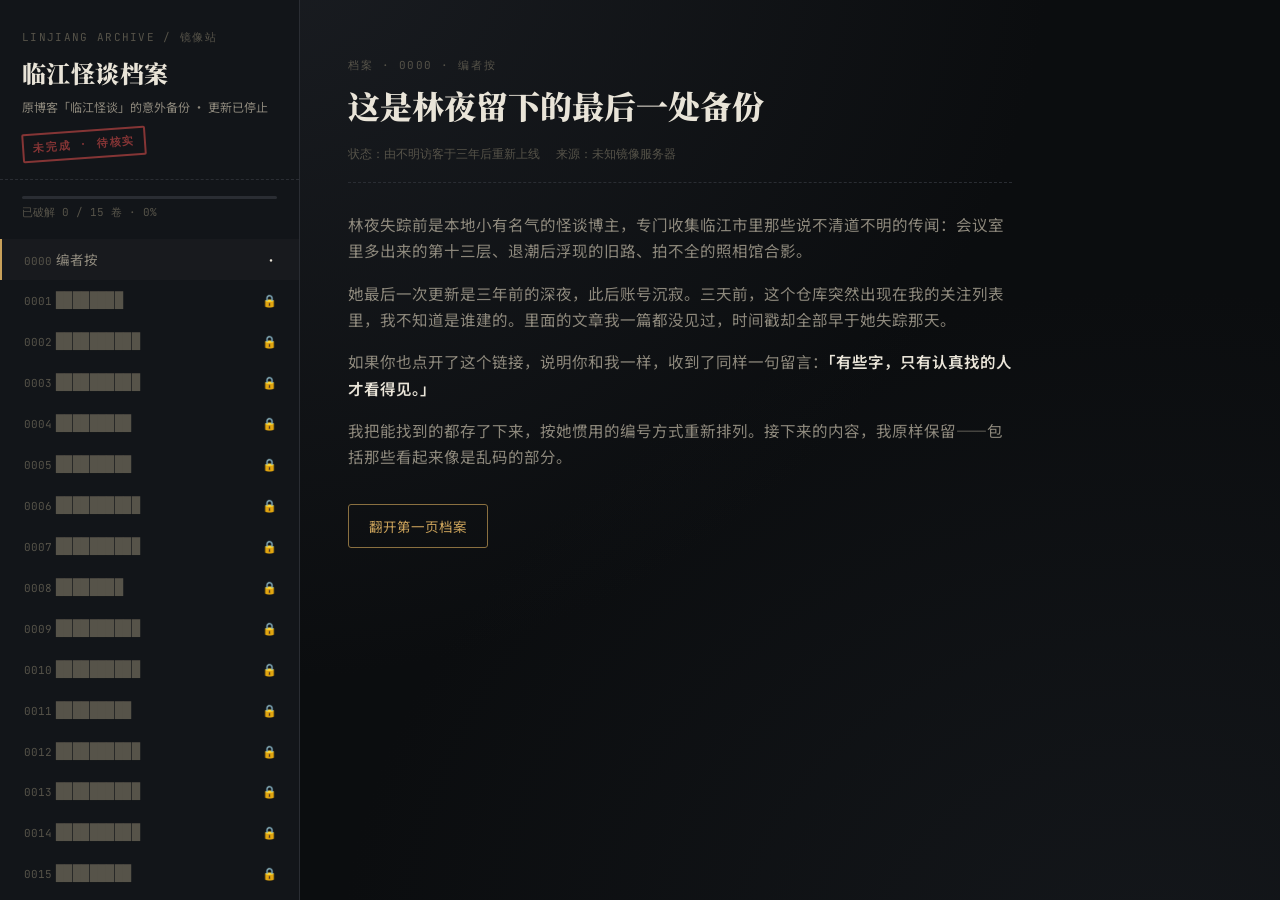
<file: docs/index.html>
<!DOCTYPE html>
<html lang="zh-CN">
<head>
<meta charset="UTF-8">
<meta name="viewport" content="width=device-width, initial-scale=1.0">
<title>临江怪谈档案 · 未公开手稿</title>
<meta name="description" content="一份意外重新上线的博客备份，记录着临江市里说不清道不明的传闻。">
<link rel="icon" href="data:,">
<link rel="stylesheet" href="style.css">
</head>
<body>
<div class="shell">
  <nav class="sidebar">
    <div class="brand">
      <div class="tag">LINJIANG ARCHIVE / 镜像站</div>
      <h1>临江怪谈档案</h1>
      <div class="sub">原博客「临江怪谈」的意外备份 · 更新已停止</div>
      <span class="stamp">未完成 · 待核实</span>
    </div>
    <div class="progress-bar"><i id="progress-fill" style="width:0%"></i></div>
    <div class="progress-label" id="progress-label">已破解 0 / 15 卷</div>
    <ul class="nav-list" id="sidebar-list"></ul>
  </nav>
  <main id="main-content"></main>
</div>

<script src="data.js"></script>
<script src="app.js"></script>
</body>
</html>
</file>
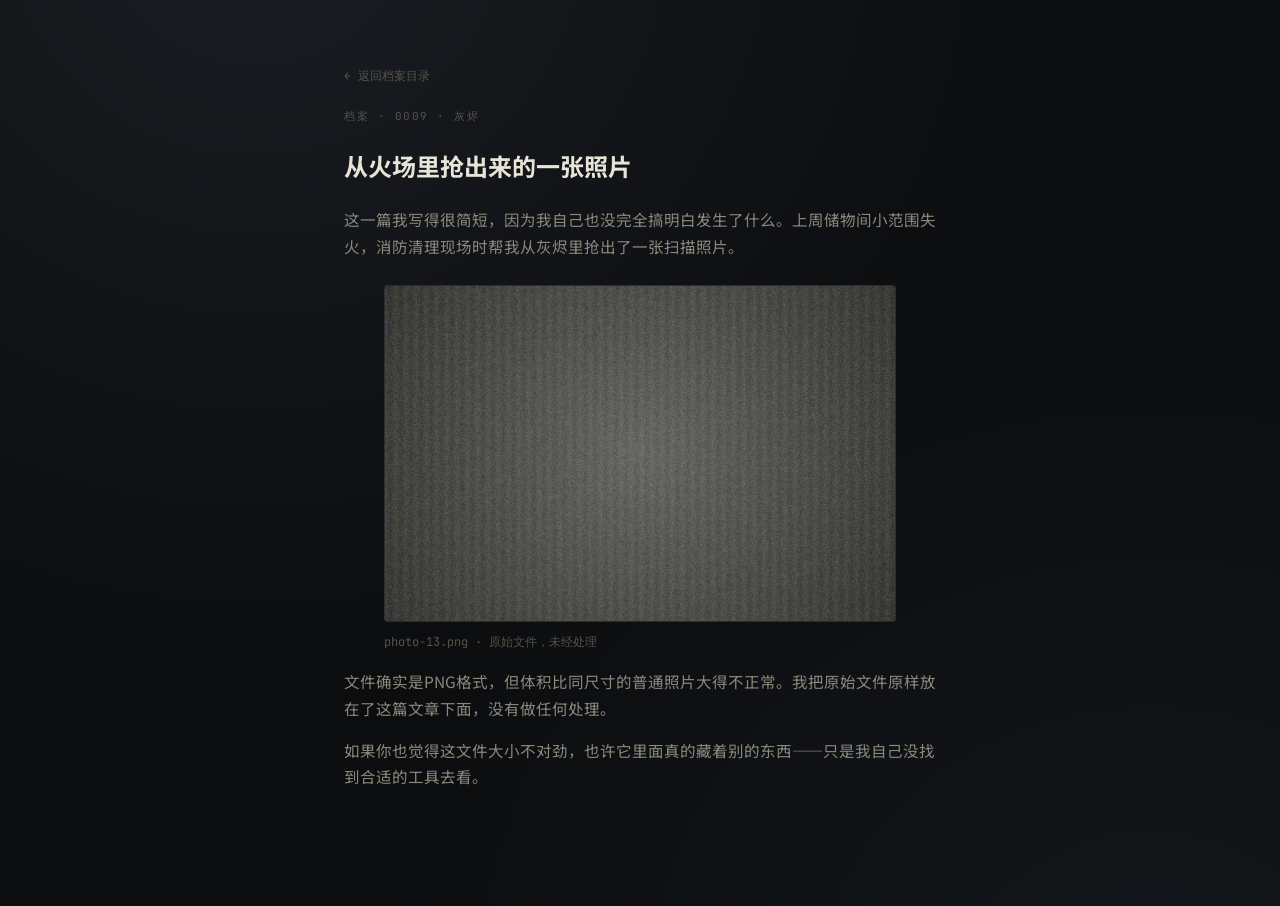
<file: docs/log/09-huijin.html>
<!DOCTYPE html>
<html lang="zh-CN">
<head>
<meta charset="UTF-8">
<meta name="viewport" content="width=device-width, initial-scale=1.0">
<title>档案 0009 · 灰烬 · 临江怪谈档案</title>
<link rel="icon" href="data:,">
<link rel="stylesheet" href="../style.css">
<style>
  main{max-width:640px; margin:0 auto; padding:60px 24px 100px;}
  .backlink{font-family:var(--mono); font-size:12px; color:var(--ink-faint);}
  img.evidence{max-width:100%; border:1px solid var(--line); border-radius:3px; display:block; margin:26px 0;}
  figcaption{font-family:var(--mono); font-size:12px; color:var(--ink-faint); margin-top:-16px;}
</style>
</head>
<body>
<main>
  <a class="backlink" href="../index.html">← 返回档案目录</a>
  <div class="entry-eyebrow" style="margin-top:20px;">档案 · 0009 · 灰烬</div>
  <h2>从火场里抢出来的一张照片</h2>
  <div class="prose">
    <p>这一篇我写得很简短，因为我自己也没完全搞明白发生了什么。上周储物间小范围失火，消防清理现场时帮我从灰烬里抢出了一张扫描照片。</p>
    <figure>
      <img class="evidence" src="../assets/photo-13.png" alt="一张昏暗、颗粒感很重的走廊照片扫描件，画面模糊看不清具体位置。">
      <figcaption>photo-13.png · 原始文件，未经处理</figcaption>
    </figure>
    <p>文件确实是PNG格式，但体积比同尺寸的普通照片大得不正常。我把原始文件原样放在了这篇文章下面，没有做任何处理。</p>
    <p>如果你也觉得这文件大小不对劲，也许它里面真的藏着别的东西——只是我自己没找到合适的工具去看。</p>
  </div>
</main>
</body>
</html>
<!-- [I] 修正 assets 目录下图片的引用路径 -->
</file>
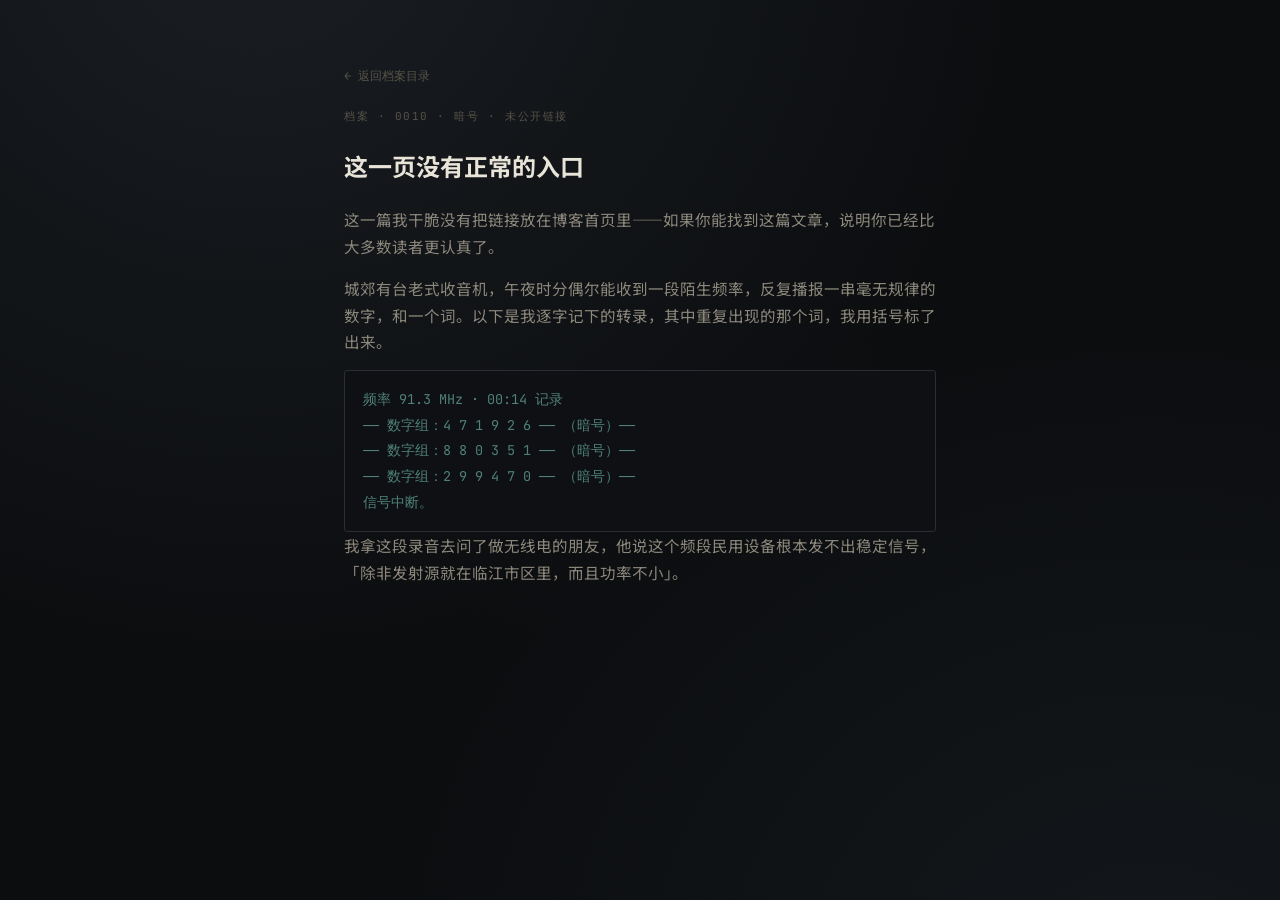
<file: docs/log/10-anhao.html>
<!DOCTYPE html>
<html lang="zh-CN">
<head>
<meta charset="UTF-8">
<meta name="viewport" content="width=device-width, initial-scale=1.0">
<title>档案 0010 · 暗号 · 临江怪谈档案</title>
<meta name="robots" content="noindex">
<link rel="icon" href="data:,">
<link rel="stylesheet" href="../style.css">
<style>
  main{max-width:640px; margin:0 auto; padding:60px 24px 100px;}
  .backlink{font-family:var(--mono); font-size:12px; color:var(--ink-faint);}
  .transcript{font-family:var(--mono); font-size:13.5px; color:var(--teal); background:#0e1013; border:1px solid var(--line); border-radius:3px; padding:16px 18px; white-space:pre-wrap; line-height:1.9;}
</style>
</head>
<body>
<main>
  <a class="backlink" href="../index.html">← 返回档案目录</a>
  <div class="entry-eyebrow" style="margin-top:20px;">档案 · 0010 · 暗号 · 未公开链接</div>
  <h2>这一页没有正常的入口</h2>
  <div class="prose">
    <p>这一篇我干脆没有把链接放在博客首页里——如果你能找到这篇文章，说明你已经比大多数读者更认真了。</p>
    <p>城郊有台老式收音机，午夜时分偶尔能收到一段陌生频率，反复播报一串毫无规律的数字，和一个词。以下是我逐字记下的转录，其中重复出现的那个词，我用括号标了出来。</p>
    <div class="transcript">频率 91.3 MHz · 00:14 记录
—— 数字组：4 7 1 9 2 6 —— （暗号）——
—— 数字组：8 8 0 3 5 1 —— （暗号）——
—— 数字组：2 9 9 4 7 0 —— （暗号）——
信号中断。</div>
    <p>我拿这段录音去问了做无线电的朋友，他说这个频段民用设备根本发不出稳定信号，「除非发射源就在临江市区里，而且功率不小」。</p>
  </div>
</main>
</body>
</html>
</file>
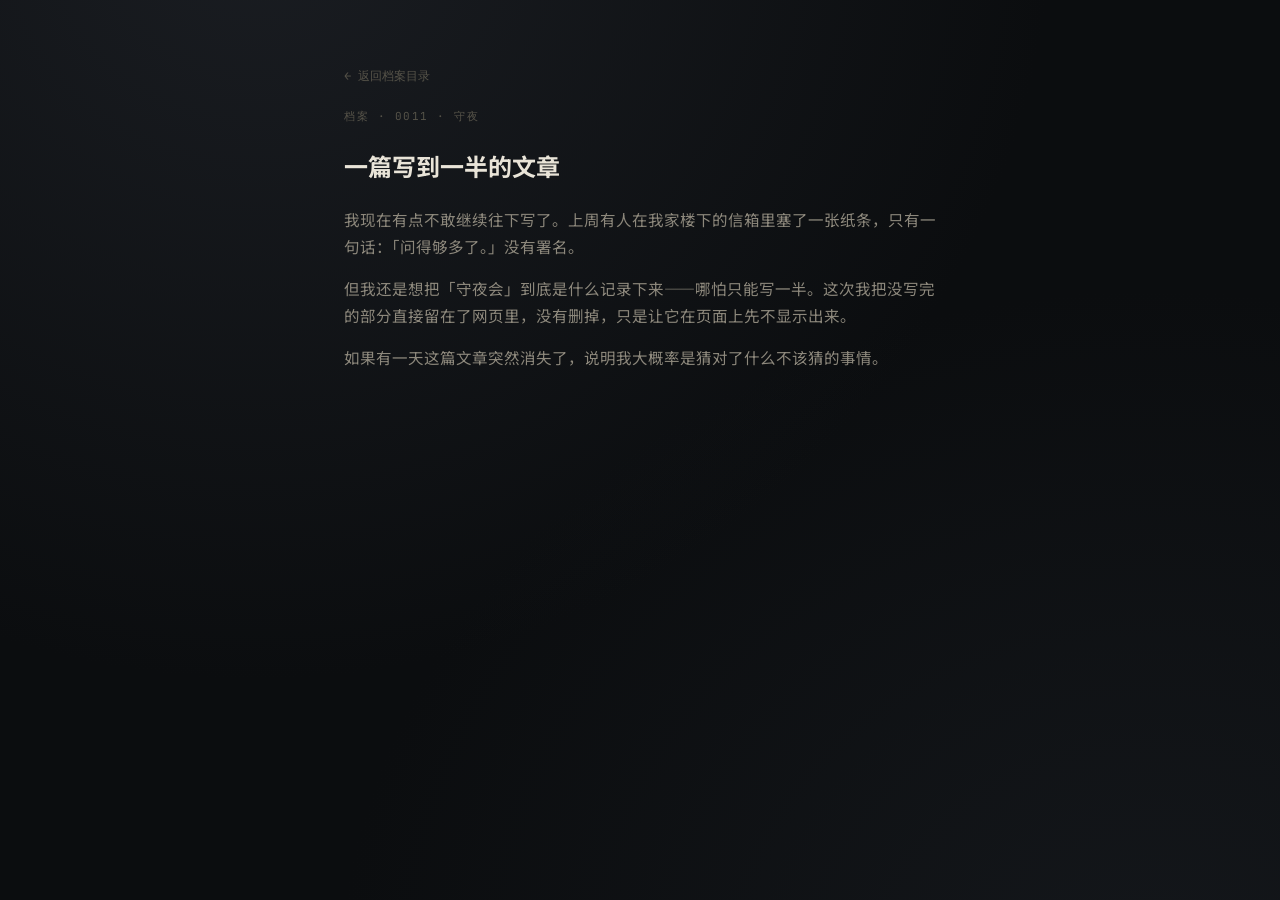
<file: docs/log/11-shouye.html>
<!DOCTYPE html>
<html lang="zh-CN">
<head>
<meta charset="UTF-8">
<meta name="viewport" content="width=device-width, initial-scale=1.0">
<title>档案 0011 · 守夜 · 临江怪谈档案</title>
<link rel="icon" href="data:,">
<link rel="stylesheet" href="../style.css">
<style>
  main{max-width:640px; margin:0 auto; padding:60px 24px 100px;}
  .backlink{font-family:var(--mono); font-size:12px; color:var(--ink-faint);}
</style>
</head>
<body>
<main>
  <a class="backlink" href="../index.html">← 返回档案目录</a>
  <div class="entry-eyebrow" style="margin-top:20px;">档案 · 0011 · 守夜</div>
  <h2>一篇写到一半的文章</h2>
  <div class="prose">
    <p>我现在有点不敢继续往下写了。上周有人在我家楼下的信箱里塞了一张纸条，只有一句话：「问得够多了。」没有署名。</p>
    <p>但我还是想把「守夜会」到底是什么记录下来——哪怕只能写一半。这次我把没写完的部分直接留在了网页里，没有删掉，只是让它在页面上先不显示出来。</p>
    <p>如果有一天这篇文章突然消失了，说明我大概率是猜对了什么不该猜的事情。</p>
  </div>
  <!--
    没写完的部分，先留在这里，别删：
    eyuohs
    还有一句我删了又后悔删掉的话：他们不是在隐瞒什么坏事，
    他们是在，替这座城市，扛着什么东西。
  -->
</main>
</body>
</html>
</file>
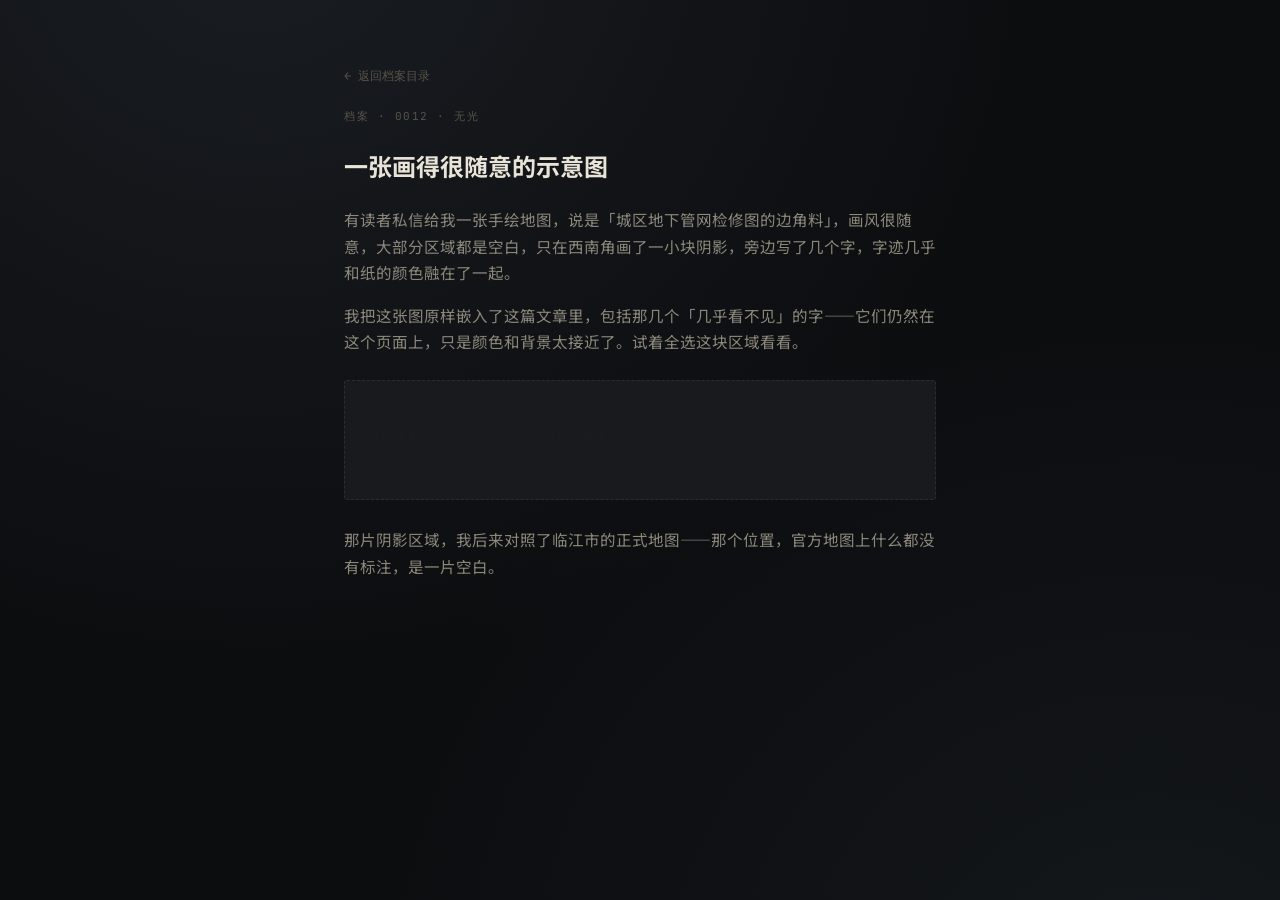
<file: docs/log/12-wuguang.html>
<!DOCTYPE html>
<html lang="zh-CN">
<head>
<meta charset="UTF-8">
<meta name="viewport" content="width=device-width, initial-scale=1.0">
<title>档案 0012 · 无光 · 临江怪谈档案</title>
<link rel="icon" href="data:,">
<link rel="stylesheet" href="../style.css">
<style>
  main{max-width:640px; margin:0 auto; padding:60px 24px 100px;}
  .backlink{font-family:var(--mono); font-size:12px; color:var(--ink-faint);}
  .map-area{
    margin:26px 0; padding:40px 24px; border:1px dashed var(--line); border-radius:3px;
    background:var(--paper); min-height:120px; position:relative;
  }
  .almost-invisible{
    color:#1b1d21; /* 几乎等于 .map-area 的背景色，肉眼难以分辨 */
    font-family:var(--mono); font-size:13px; user-select:text;
  }
</style>
</head>
<body>
<main>
  <a class="backlink" href="../index.html">← 返回档案目录</a>
  <div class="entry-eyebrow" style="margin-top:20px;">档案 · 0012 · 无光</div>
  <h2>一张画得很随意的示意图</h2>
  <div class="prose">
    <p>有读者私信给我一张手绘地图，说是「城区地下管网检修图的边角料」，画风很随意，大部分区域都是空白，只在西南角画了一小块阴影，旁边写了几个字，字迹几乎和纸的颜色融在了一起。</p>
    <p>我把这张图原样嵌入了这篇文章里，包括那几个「几乎看不见」的字——它们仍然在这个页面上，只是颜色和背景太接近了。试着全选这块区域看看。</p>
    <div class="map-area">
      <span class="almost-invisible">西南角标注：wuguang（字迹潦草，墨水已经洇开）</span>
    </div>
    <p>那片阴影区域，我后来对照了临江市的正式地图——那个位置，官方地图上什么都没有标注，是一片空白。</p>
  </div>
</main>
</body>
</html>
</file>
<file: docs/style.css>
@import url('https://fonts.googleapis.com/css2?family=Noto+Serif+SC:wght@400;600;900&family=Noto+Sans+SC:wght@300;400;600&family=JetBrains+Mono:wght@400;600&display=swap');

:root{
  --bg:#0b0d0f;
  --bg-alt:#121519;
  --paper:#181a1e;
  --paper-raised:#1e2126;
  --ink:#e9e4d8;
  --ink-dim:#8d887c;
  --ink-faint:#565349;
  --amber:#c9a15a;
  --amber-dim:#8a7040;
  --red:#9a3b3b;
  --teal:#4f8079;
  --line:#2a2d33;
  --mono:'JetBrains Mono', 'Courier New', monospace;
  --serif:'Noto Serif SC', serif;
  --sans:'Noto Sans SC', sans-serif;
}

*{box-sizing:border-box;}
html{scroll-behavior:smooth;}
body{
  margin:0;
  background:
    radial-gradient(ellipse at 20% -10%, #1a1d22 0%, transparent 55%),
    radial-gradient(ellipse at 90% 110%, #14171b 0%, transparent 50%),
    var(--bg);
  color:var(--ink);
  font-family:var(--sans);
  line-height:1.7;
  min-height:100vh;
}

a{color:var(--amber); text-decoration:none;}
a:hover{text-decoration:underline;}
a:focus-visible, button:focus-visible, input:focus-visible{
  outline:2px solid var(--amber);
  outline-offset:2px;
}

::selection{background:var(--amber); color:#1a1a1a;}

/* ---------- shell layout ---------- */
.shell{
  display:grid;
  grid-template-columns: 300px 1fr;
  min-height:100vh;
}
@media (max-width: 860px){
  .shell{grid-template-columns:1fr;}
  .sidebar{position:static; height:auto; border-right:none; border-bottom:1px solid var(--line);}
}

/* ---------- sidebar ---------- */
.sidebar{
  position:sticky; top:0; height:100vh; overflow-y:auto;
  background:var(--bg-alt);
  border-right:1px solid var(--line);
  padding:28px 0 60px;
}
.brand{
  padding:0 22px 20px;
  border-bottom:1px dashed var(--line);
  margin-bottom:8px;
}
.brand .tag{
  font-family:var(--mono);
  font-size:11px;
  letter-spacing:.12em;
  color:var(--ink-faint);
  text-transform:uppercase;
}
.brand h1{
  font-family:var(--serif);
  font-size:24px;
  font-weight:900;
  margin:6px 0 4px;
  letter-spacing:.02em;
}
.brand .sub{
  font-size:12px;
  color:var(--ink-dim);
}
.stamp{
  display:inline-block;
  margin-top:12px;
  padding:3px 9px;
  border:2px solid var(--red);
  color:var(--red);
  font-family:var(--mono);
  font-size:11px;
  font-weight:600;
  letter-spacing:.15em;
  transform:rotate(-4deg);
  border-radius:2px;
  opacity:.85;
}

.progress-bar{
  margin:16px 22px 4px;
  height:3px;
  background:var(--line);
  border-radius:2px;
  overflow:hidden;
}
.progress-bar > i{
  display:block; height:100%;
  background:linear-gradient(90deg, var(--amber-dim), var(--amber));
  transition:width .5s ease;
}
.progress-label{
  padding:0 22px;
  font-family:var(--mono);
  font-size:11px;
  color:var(--ink-faint);
}

.nav-list{list-style:none; margin:18px 0 0; padding:0;}
.nav-item{
  display:flex; align-items:baseline; gap:10px;
  padding:9px 22px;
  cursor:pointer;
  border-left:2px solid transparent;
  transition:background .15s, border-color .15s;
}
.nav-item:hover{background:var(--paper);}
.nav-item.active{background:var(--paper); border-left-color:var(--amber);}
.nav-item .num{
  font-family:var(--mono); font-size:11px; color:var(--ink-faint); width:22px; flex:none;
}
.nav-item .label{font-size:13.5px; color:var(--ink-dim); flex:1;}
.nav-item.solved .label{color:var(--ink);}
.nav-item.solved .num{color:var(--teal);}
.nav-item.locked .label{
  font-family:var(--mono); letter-spacing:.03em; color:var(--ink-faint);
}
.nav-item .mark{font-size:12px; flex:none;}

/* ---------- main ---------- */
main{padding:56px 48px 120px; max-width:760px;}
@media (max-width:640px){ main{padding:32px 18px 90px;} }

.entry{animation:fadein .4s ease;}
@keyframes fadein{ from{opacity:0; transform:translateY(6px);} to{opacity:1; transform:translateY(0);} }

.entry-eyebrow{
  font-family:var(--mono); font-size:11px; letter-spacing:.14em;
  color:var(--ink-faint); text-transform:uppercase; margin-bottom:10px;
}
.entry h2{
  font-family:var(--serif); font-size:32px; font-weight:900;
  margin:0 0 18px; line-height:1.3;
}
.entry .meta{
  display:flex; gap:16px; flex-wrap:wrap;
  font-family:var(--mono); font-size:11.5px; color:var(--ink-faint);
  margin-bottom:28px; padding-bottom:18px; border-bottom:1px dashed var(--line);
}

.prose p{margin:0 0 16px; color:var(--ink-dim); font-size:15.5px;}
.prose strong{color:var(--ink); font-weight:600;}

.card{
  background:var(--paper);
  border:1px solid var(--line);
  border-radius:3px;
  padding:22px 24px;
  margin:26px 0;
  position:relative;
}
.card::before{
  content:'';
  position:absolute; left:0; top:0; bottom:0; width:3px;
  background:var(--amber-dim);
}
.card.hidden-card::before{background:var(--red);}
.card h4{
  margin:0 0 12px; font-size:12px; letter-spacing:.1em;
  text-transform:uppercase; color:var(--amber); font-family:var(--mono);
}

.cipher-block{
  font-family:var(--mono);
  background:#0e1013;
  border:1px solid var(--line);
  border-radius:3px;
  padding:16px 18px;
  font-size:14.5px;
  line-height:1.9;
  color:var(--teal);
  word-break:break-all;
  white-space:pre-wrap;
  user-select:all;
}

.hint{margin-top:14px;}
.hint summary{
  cursor:pointer; font-size:12.5px; color:var(--ink-faint);
  font-family:var(--mono);
}
.hint summary:hover{color:var(--amber);}
.hint .hint-body{
  margin-top:10px; font-size:13.5px; color:var(--ink-dim);
  padding:10px 14px; background:var(--bg-alt); border-radius:3px;
  border:1px dashed var(--line);
}

.answer-row{
  display:flex; gap:10px; margin-top:20px; flex-wrap:wrap;
}
.answer-row input{
  flex:1; min-width:180px;
  background:var(--bg-alt);
  border:1px solid var(--line);
  color:var(--ink);
  padding:12px 14px;
  font-family:var(--mono);
  font-size:14px;
  border-radius:3px;
}
.answer-row input::placeholder{color:var(--ink-faint);}
.answer-row button{
  background:var(--amber);
  color:#1a1408;
  border:none;
  padding:12px 22px;
  font-weight:600;
  font-size:13.5px;
  border-radius:3px;
  cursor:pointer;
  font-family:var(--sans);
  transition:filter .15s, transform .1s;
}
.answer-row button:hover{filter:brightness(1.1);}
.answer-row button:active{transform:scale(.98);}

.feedback{margin-top:14px; font-size:13.5px; font-family:var(--mono);}
.feedback.ok{color:var(--teal);}
.feedback.err{color:var(--red);}

.reveal{
  margin-top:22px; padding:18px 20px;
  background:linear-gradient(180deg, rgba(201,161,90,.06), transparent);
  border:1px solid var(--amber-dim);
  border-radius:3px;
  animation:fadein .5s ease;
}
.reveal h4{color:var(--amber); font-family:var(--mono); font-size:12px; letter-spacing:.1em; margin:0 0 10px; text-transform:uppercase;}
.reveal p{color:var(--ink); font-size:14.5px; margin:0 0 10px;}

.next-btn{
  display:inline-block; margin-top:18px;
  padding:11px 20px; border:1px solid var(--amber-dim);
  color:var(--amber); border-radius:3px; font-size:13.5px;
  cursor:pointer; background:transparent; font-family:var(--sans);
}
.next-btn:hover{background:var(--paper-raised);}

.redact{
  display:inline-block; background:#000; color:transparent;
  border-radius:2px; user-select:none;
}

.footer-note{
  margin-top:70px; padding-top:20px; border-top:1px dashed var(--line);
  font-family:var(--mono); font-size:11px; color:var(--ink-faint);
  line-height:1.8;
}

.prologue-btn{
  margin-top:26px;
}

.locked-notice{
  padding:60px 0; text-align:center; color:var(--ink-faint);
  font-family:var(--mono); font-size:13px;
}

.ext-link-btn{
  display:inline-flex; align-items:center; gap:8px;
  padding:10px 16px; border:1px solid var(--line);
  border-radius:3px; color:var(--ink); font-size:13px;
  margin-top:6px;
}
.ext-link-btn:hover{border-color:var(--amber); text-decoration:none;}

/* [G] 修复首页在移动端的顶部间距 */

/* [T] 调整侧边栏字体大小与行高 */
</file>
